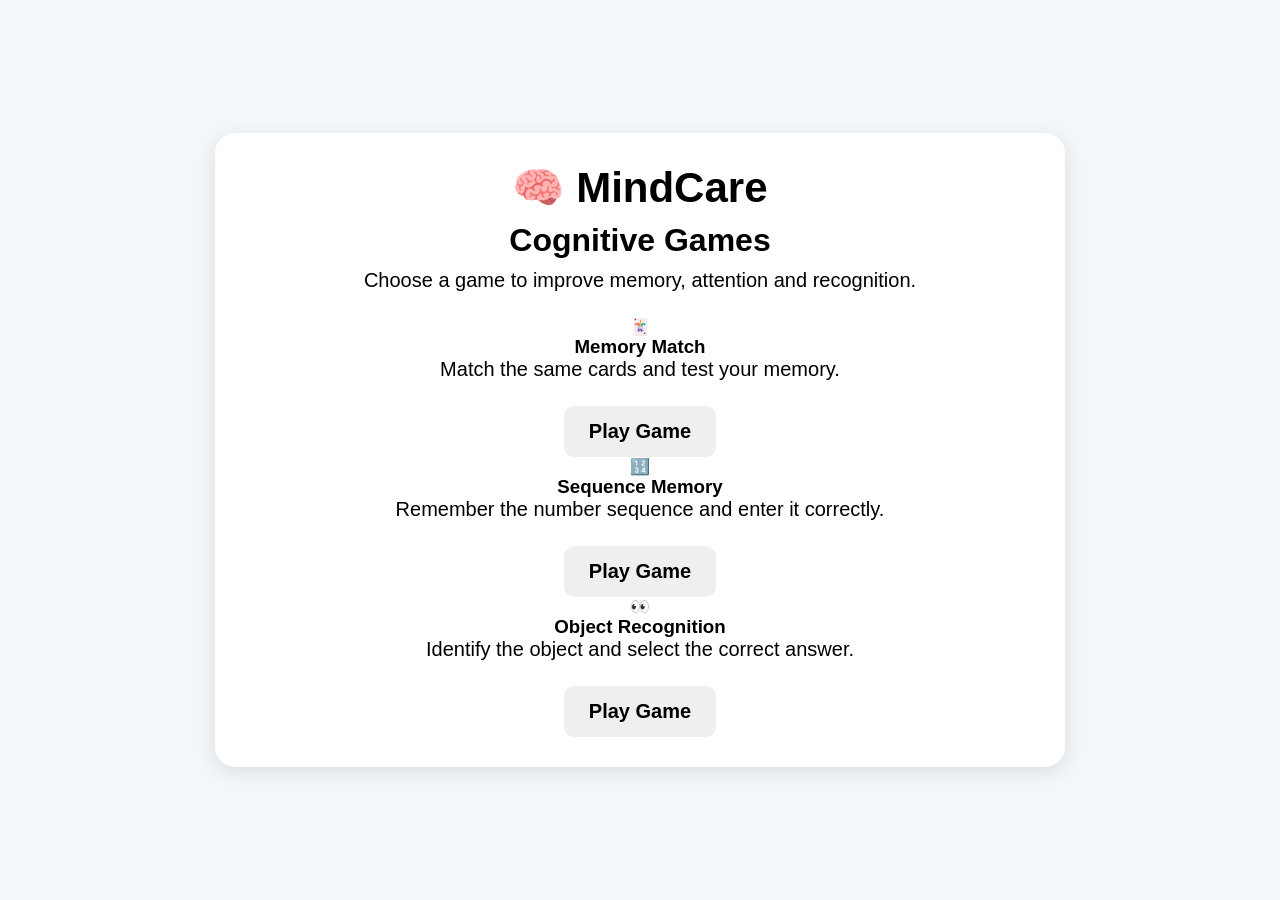
<file: index.html>
<!DOCTYPE html>
<html lang="en">

<head>

    <meta charset="UTF-8">

    <meta name="viewport"
          content="width=device-width, initial-scale=1.0">

    <title>MindCare - Cognitive Games</title>

    <link rel="stylesheet" href="style.css">

</head>

<body>

    <div class="container">

        <h1>🧠 MindCare</h1>

        <h2>Cognitive Games</h2>

        <p>
            Choose a game to improve memory,
            attention and recognition.
        </p>


        <!-- GAME CARDS -->

        <div class="game-selection">


            <!-- MEMORY MATCH -->

            <div class="game-card">

                <div class="game-icon">
                    🃏
                </div>

                <h3>
                    Memory Match
                </h3>

                <p>
                    Match the same cards
                    and test your memory.
                </p>

                <button
                    onclick="openGame('memory')">

                    Play Game

                </button>

            </div>


            <!-- SEQUENCE MEMORY -->

            <div class="game-card">

                <div class="game-icon">
                    🔢
                </div>

                <h3>
                    Sequence Memory
                </h3>

                <p>
                    Remember the number sequence
                    and enter it correctly.
                </p>

                <button
                    onclick="openGame('sequence')">

                    Play Game

                </button>

            </div>


            <!-- OBJECT RECOGNITION -->

            <div class="game-card">

                <div class="game-icon">
                    👀
                </div>

                <h3>
                    Object Recognition
                </h3>

                <p>
                    Identify the object and
                    select the correct answer.
                </p>

                <button
                    onclick="openGame('object')">

                    Play Game

                </button>

            </div>


        </div>

    </div>


    <script src="script.js"></script>

</body>

</html>
</file>
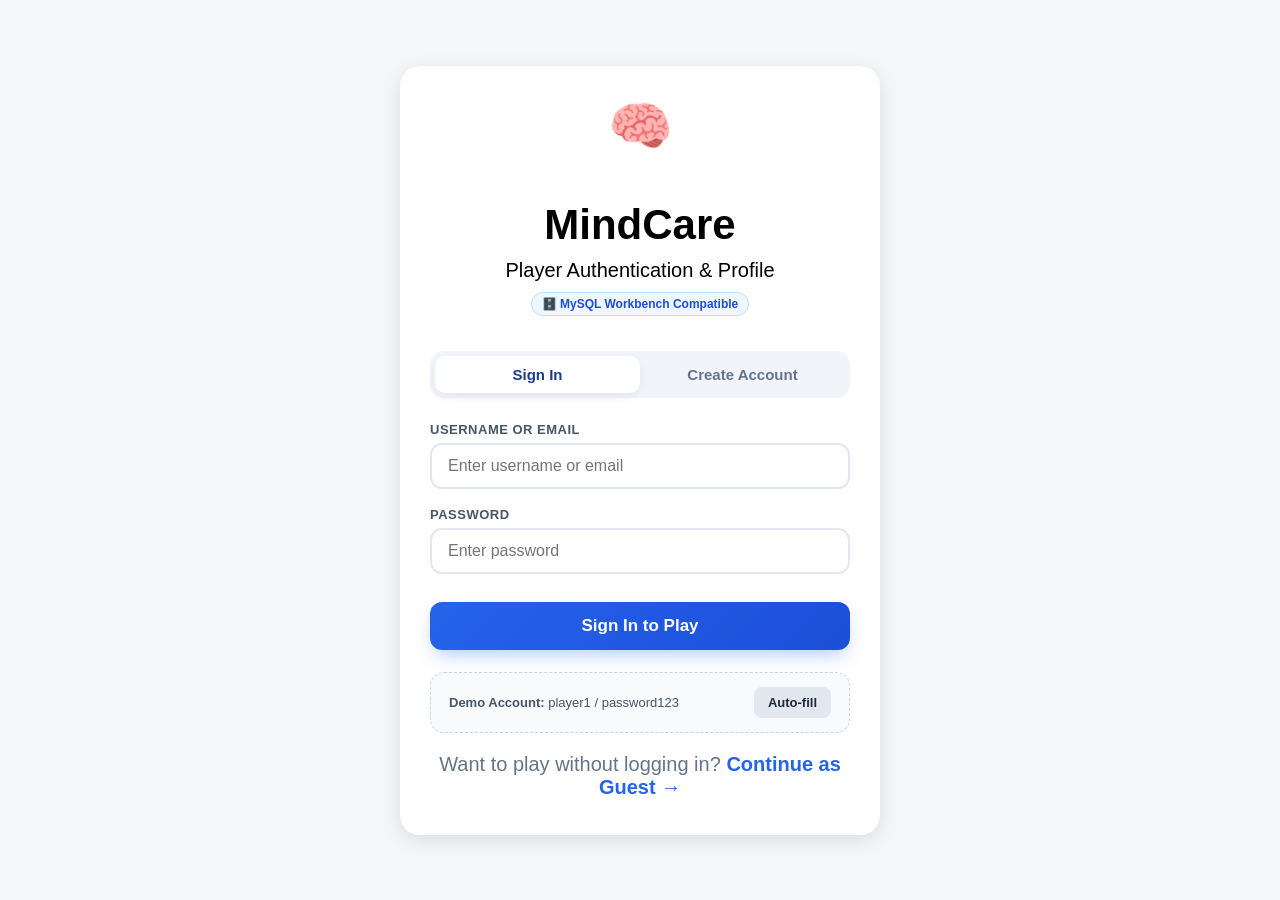
<file: login.html>
<!DOCTYPE html>
<html lang="en">

<head>
    <meta charset="UTF-8">
    <meta name="viewport" content="width=device-width, initial-scale=1.0">
    <title>MindCare - Login & Registration</title>
    <link rel="stylesheet" href="style.css">
    <style>
        .auth-card {
            max-width: 480px;
            margin: 0 auto;
            text-align: left;
        }

        .auth-tabs {
            display: flex;
            background: #f1f5f9;
            padding: 5px;
            border-radius: 14px;
            margin-bottom: 24px;
        }

        .auth-tab {
            flex: 1;
            text-align: center;
            padding: 10px 16px;
            font-size: 15px;
            font-weight: 700;
            color: #64748b;
            background: transparent;
            border-radius: 10px;
            cursor: pointer;
            transition: all 0.25s ease;
            box-shadow: none;
        }

        .auth-tab.active {
            background: #ffffff;
            color: #1e3a8a;
            box-shadow: 0 4px 12px rgba(0, 0, 0, 0.06);
        }

        .form-group {
            margin-bottom: 18px;
        }

        .form-group label {
            display: block;
            font-size: 13px;
            font-weight: 700;
            text-transform: uppercase;
            letter-spacing: 0.5px;
            color: #475569;
            margin-bottom: 6px;
        }

        .form-control {
            width: 100%;
            padding: 12px 16px;
            font-size: 16px;
            font-family: inherit;
            color: #0f172a;
            background: #ffffff;
            border: 2px solid #e2e8f0;
            border-radius: 12px;
            outline: none;
            transition: all 0.2s ease;
        }

        .form-control:focus {
            border-color: #3b82f6;
            box-shadow: 0 0 0 3px rgba(59, 130, 246, 0.15);
        }

        .form-row {
            display: flex;
            gap: 12px;
        }

        .form-row .form-group {
            flex: 1;
        }

        .auth-submit-btn {
            width: 100%;
            padding: 14px;
            font-size: 17px;
            font-weight: 700;
            margin-top: 10px;
            background: linear-gradient(135deg, #2563eb 0%, #1d4ed8 100%);
            color: white;
            border-radius: 12px;
            box-shadow: 0 8px 18px -4px rgba(37, 99, 235, 0.35);
        }

        .auth-submit-btn:hover {
            background: linear-gradient(135deg, #1d4ed8 0%, #1e40af 100%);
        }

        .quick-demo-box {
            background: #f8fafc;
            border: 1.5px dashed #cbd5e1;
            border-radius: 14px;
            padding: 14px 18px;
            margin-top: 22px;
            font-size: 13px;
            color: #475569;
            display: flex;
            justify-content: space-between;
            align-items: center;
        }

        .quick-demo-btn {
            padding: 8px 14px;
            font-size: 13px;
            font-weight: 700;
            background: #e2e8f0;
            color: #1e293b;
            border-radius: 8px;
            cursor: pointer;
            box-shadow: none;
        }

        .quick-demo-btn:hover {
            background: #cbd5e1;
            transform: none;
        }

        .auth-footer {
            margin-top: 20px;
            text-align: center;
            font-size: 14px;
            color: #64748b;
        }

        .auth-footer a {
            color: #2563eb;
            text-decoration: none;
            font-weight: 700;
        }

        .auth-footer a:hover {
            text-decoration: underline;
        }

        .alert-box {
            display: none;
            padding: 12px 16px;
            border-radius: 12px;
            font-size: 14px;
            font-weight: 600;
            margin-bottom: 18px;
        }

        .alert-error {
            background: #fee2e2;
            color: #b91c1c;
            border: 1px solid #fca5a5;
        }

        .alert-success {
            background: #dcfce7;
            color: #15803d;
            border: 1px solid #86efac;
        }

        .db-badge {
            display: inline-flex;
            align-items: center;
            gap: 6px;
            padding: 4px 10px;
            background: #eff6ff;
            color: #1d4ed8;
            border: 1px solid #bfdbfe;
            border-radius: 20px;
            font-size: 12px;
            font-weight: 700;
            margin-bottom: 15px;
        }
    </style>
</head>

<body>

    <div class="container auth-card">

        <div style="text-align: center; margin-bottom: 20px;">
            <div class="game-icon" style="margin: 0 auto 15px auto; width: 90px; height: 90px; font-size: 52px;">
                🧠
            </div>
            <h1>MindCare</h1>
            <p style="margin-bottom: 10px;">Player Authentication & Profile</p>
            <span class="db-badge">🗄️ MySQL Workbench Compatible</span>
        </div>

        <div id="alertBox" class="alert-box"></div>

        <!-- TABS -->
        <div class="auth-tabs">
            <button class="auth-tab active" id="tabLogin" onclick="switchTab('login')">
                Sign In
            </button>
            <button class="auth-tab" id="tabRegister" onclick="switchTab('register')">
                Create Account
            </button>
        </div>

        <!-- LOGIN FORM -->
        <form id="loginForm" onsubmit="handleLogin(event)">
            <div class="form-group">
                <label for="loginUsername">Username or Email</label>
                <input type="text" id="loginUsername" class="form-control" placeholder="Enter username or email" required autocomplete="username">
            </div>

            <div class="form-group">
                <label for="loginPassword">Password</label>
                <input type="password" id="loginPassword" class="form-control" placeholder="Enter password" required autocomplete="current-password">
            </div>

            <button type="submit" class="auth-submit-btn" id="btnLogin">
                Sign In to Play
            </button>

            <!-- Quick Demo Credentials Box -->
            <div class="quick-demo-box">
                <div>
                    <strong>Demo Account:</strong> player1 / password123
                </div>
                <button type="button" class="quick-demo-btn" onclick="fillDemoCredentials()">
                    Auto-fill
                </button>
            </div>
        </form>

        <!-- REGISTER FORM -->
        <form id="registerForm" onsubmit="handleRegister(event)" style="display: none;">
            <div class="form-group">
                <label for="regFullName">Full Name</label>
                <input type="text" id="regFullName" class="form-control" placeholder="e.g. John Doe" required>
            </div>

            <div class="form-row">
                <div class="form-group">
                    <label for="regUsername">Username</label>
                    <input type="text" id="regUsername" class="form-control" placeholder="username" required autocomplete="username">
                </div>

                <div class="form-group">
                    <label for="regAge">Age</label>
                    <input type="number" id="regAge" class="form-control" placeholder="e.g. 65" min="1" max="120" value="65">
                </div>
            </div>

            <div class="form-group">
                <label for="regEmail">Email Address</label>
                <input type="email" id="regEmail" class="form-control" placeholder="user@example.com" required autocomplete="email">
            </div>

            <div class="form-row">
                <div class="form-group">
                    <label for="regPassword">Password</label>
                    <input type="password" id="regPassword" class="form-control" placeholder="Min 6 characters" minlength="6" required autocomplete="new-password">
                </div>

                <div class="form-group">
                    <label for="regGender">Gender</label>
                    <select id="regGender" class="form-control" style="cursor: pointer;">
                        <option value="Male">Male</option>
                        <option value="Female">Female</option>
                        <option value="Other" selected>Other</option>
                    </select>
                </div>
            </div>

            <button type="submit" class="auth-submit-btn" id="btnRegister">
                Create Account & Play
            </button>
        </form>

        <!-- FOOTER LINKS -->
        <div class="auth-footer">
            <p style="margin-bottom: 6px;">
                Want to play without logging in?
                <a href="index.html">Continue as Guest &rarr;</a>
            </p>
        </div>

    </div>

    <script>
        const API_BASE = "http://127.0.0.1:5000";

        function switchTab(tab) {
            const loginForm = document.getElementById("loginForm");
            const regForm = document.getElementById("registerForm");
            const tabLogin = document.getElementById("tabLogin");
            const tabRegister = document.getElementById("tabRegister");
            const alertBox = document.getElementById("alertBox");

            alertBox.style.display = "none";

            if (tab === "login") {
                loginForm.style.display = "block";
                regForm.style.display = "none";
                tabLogin.classList.add("active");
                tabRegister.classList.remove("active");
            } else {
                loginForm.style.display = "none";
                regForm.style.display = "block";
                tabLogin.classList.remove("active");
                tabRegister.classList.add("active");
            }
        }

        function showAlert(msg, isError = true) {
            const box = document.getElementById("alertBox");
            box.textContent = msg;
            box.className = "alert-box " + (isError ? "alert-error" : "alert-success");
            box.style.display = "block";
        }

        function fillDemoCredentials() {
            document.getElementById("loginUsername").value = "player1";
            document.getElementById("loginPassword").value = "password123";
        }

        async function handleLogin(e) {
            e.preventDefault();
            const usernameOrEmail = document.getElementById("loginUsername").value.trim();
            const password = document.getElementById("loginPassword").value;
            const btn = document.getElementById("btnLogin");

            btn.disabled = true;
            btn.textContent = "Signing In...";

            try {
                const res = await fetch(`${API_BASE}/api/auth/login`, {
                    method: "POST",
                    headers: { "Content-Type": "application/json" },
                    body: JSON.stringify({
                        username_or_email: usernameOrEmail,
                        password: password
                    })
                });

                const data = await res.json();

                if (res.ok && data.status === "success") {
                    showAlert("Login successful! Redirecting...", false);
                    localStorage.setItem("mindcare_user", JSON.stringify(data.user));
                    setTimeout(() => {
                        window.location.href = "index.html";
                    }, 800);
                } else {
                    showAlert(data.error || "Login failed. Please check credentials.");
                    btn.disabled = false;
                    btn.textContent = "Sign In to Play";
                }
            } catch (err) {
                showAlert("Cannot connect to backend server. Make sure Flask is running.");
                btn.disabled = false;
                btn.textContent = "Sign In to Play";
            }
        }

        async function handleRegister(e) {
            e.preventDefault();
            const fullName = document.getElementById("regFullName").value.trim();
            const username = document.getElementById("regUsername").value.trim();
            const email = document.getElementById("regEmail").value.trim();
            const password = document.getElementById("regPassword").value;
            const age = parseInt(document.getElementById("regAge").value) || 0;
            const gender = document.getElementById("regGender").value;
            const btn = document.getElementById("btnRegister");

            btn.disabled = true;
            btn.textContent = "Creating Account...";

            try {
                const res = await fetch(`${API_BASE}/api/auth/register`, {
                    method: "POST",
                    headers: { "Content-Type": "application/json" },
                    body: JSON.stringify({
                        full_name: fullName,
                        username: username,
                        email: email,
                        password: password,
                        age: age,
                        gender: gender
                    })
                });

                const data = await res.json();

                if (res.ok && data.status === "success") {
                    showAlert("Account created! Redirecting...", false);
                    localStorage.setItem("mindcare_user", JSON.stringify(data.user));
                    setTimeout(() => {
                        window.location.href = "index.html";
                    }, 800);
                } else {
                    showAlert(data.error || "Registration failed.");
                    btn.disabled = false;
                    btn.textContent = "Create Account & Play";
                }
            } catch (err) {
                showAlert("Cannot connect to backend server.");
                btn.disabled = false;
                btn.textContent = "Create Account & Play";
            }
        }

        // Check if user already logged in
        window.addEventListener("DOMContentLoaded", () => {
            const saved = localStorage.getItem("mindcare_user");
            if (saved) {
                try {
                    const user = JSON.parse(saved);
                    if (user && user.username) {
                        showAlert(`Already logged in as ${user.full_name || user.username}. Redirecting...`, false);
                        setTimeout(() => { window.location.href = "index.html"; }, 1000);
                    }
                } catch(e) {}
            }
        });
    </script>

</body>

</html>
</file>
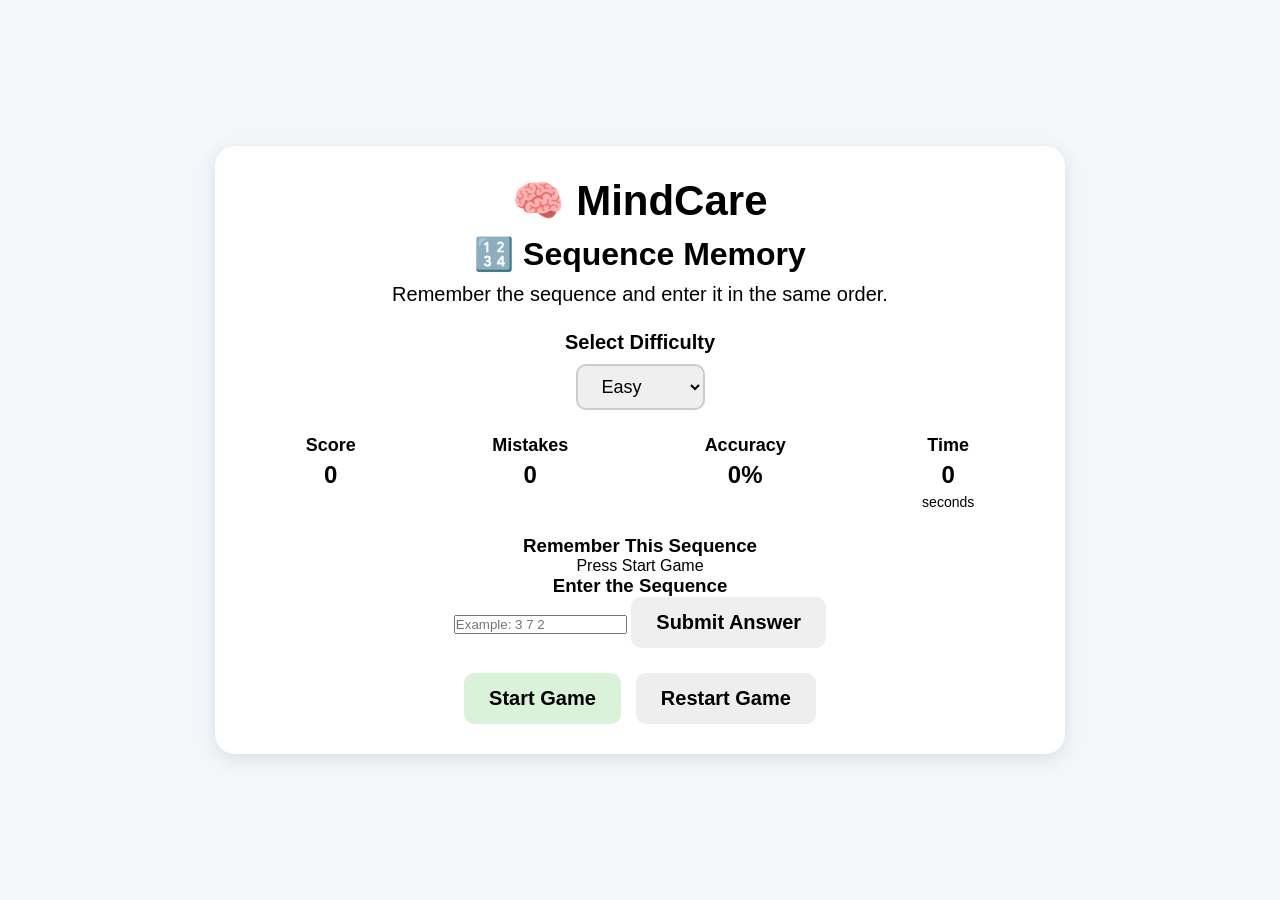
<file: games folder/sequence.html>
<!DOCTYPE html>
<html lang="en">

<head>
    <meta charset="UTF-8">

    <meta name="viewport"
          content="width=device-width, initial-scale=1.0">

    <title>MindCare - Sequence Memory</title>

    <link rel="stylesheet" href="../style.css">
</head>

<body>

    <div class="container">

        <h1>🧠 MindCare</h1>

        <h2>🔢 Sequence Memory</h2>

        <p>
            Remember the sequence and enter it in the same order.
        </p>


        <!-- Difficulty -->

        <div class="difficulty-section">

            <label for="difficulty">
                Select Difficulty
            </label>

            <select id="difficulty">

                <option value="easy">
                    Easy
                </option>

                <option value="medium">
                    Medium
                </option>

                <option value="hard">
                    Hard
                </option>

            </select>

        </div>


        <!-- Game Information -->

        <div class="game-info">

            <div>
                <strong>Score</strong>
                <span id="score">0</span>
            </div>

            <div>
                <strong>Mistakes</strong>
                <span id="mistakes">0</span>
            </div>

            <div>
                <strong>Accuracy</strong>
                <span id="accuracy">0%</span>
            </div>

            <div>
                <strong>Time</strong>
                <span id="timer">0</span>
                <small>seconds</small>
            </div>

        </div>


        <!-- Sequence Display -->

        <div id="sequenceArea">

            <h3>Remember This Sequence</h3>

            <div id="sequenceDisplay">
                Press Start Game
            </div>

        </div>


        <!-- User Input -->

        <div id="inputArea">

            <h3>Enter the Sequence</h3>

            <input
                type="text"
                id="sequenceInput"
                placeholder="Example: 3 7 2"
                autocomplete="off"
            >

            <button id="submitBtn">
                Submit Answer
            </button>

        </div>


        <!-- Buttons -->

        <div class="buttons">

            <button id="startBtn">
                Start Game
            </button>

            <button id="restartBtn">
                Restart Game
            </button>

        </div>

    </div>


    <script src="sequence.js"></script>

</body>

</html>
</file>
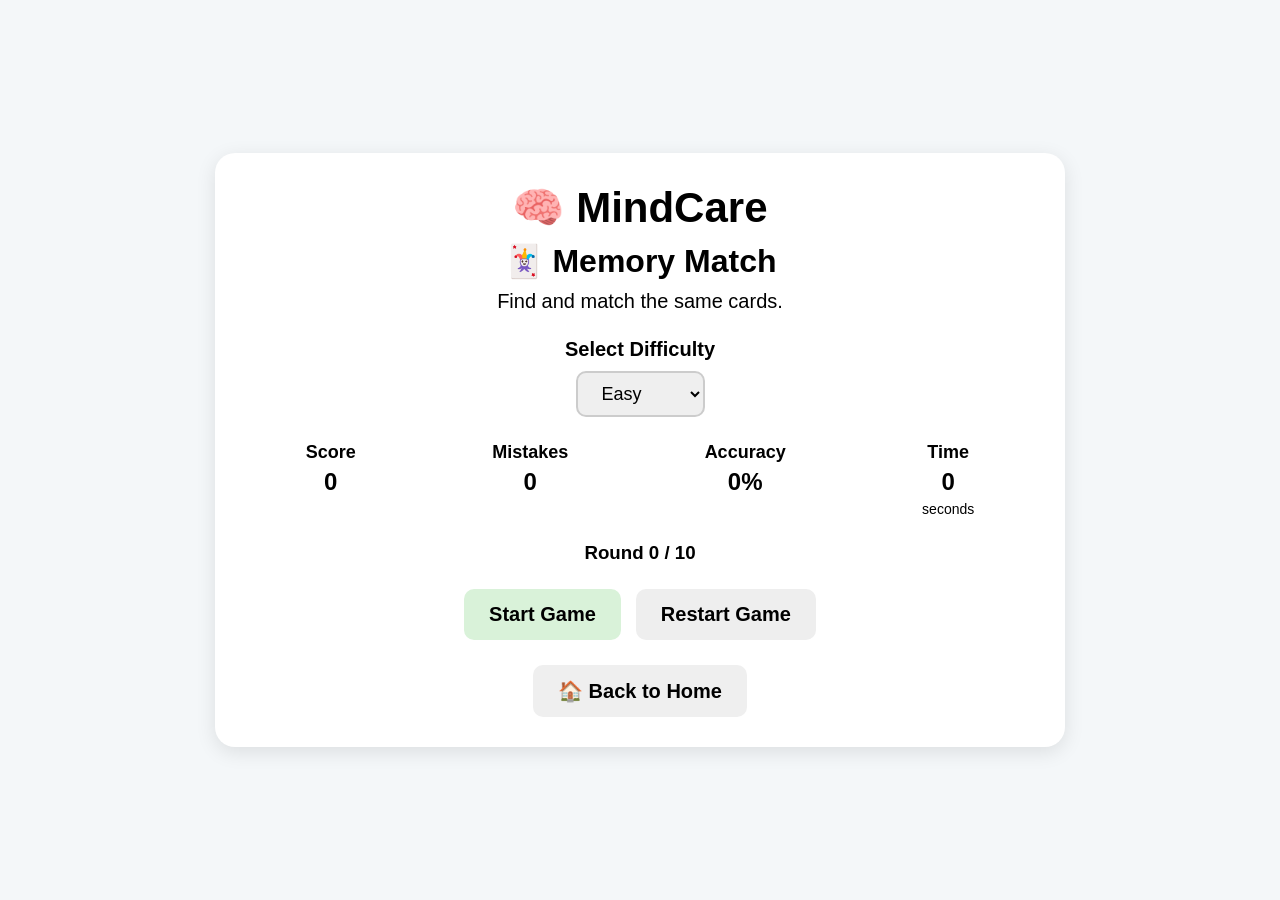
<file: games/memory.html>
<!DOCTYPE html>
<html lang="en">

<head>

    <meta charset="UTF-8">

    <meta name="viewport"
          content="width=device-width, initial-scale=1.0">

    <title>MindCare - Memory Match</title>

    <link rel="stylesheet" href="../style.css">

</head>

<body>

    <div class="container">

        <h1>🧠 MindCare</h1>

        <h2>🃏 Memory Match</h2>

        <p>
            Find and match the same cards.
        </p>


        <!-- Difficulty -->

        <div class="difficulty-section">

            <label for="difficulty">
                Select Difficulty
            </label>

            <select id="difficulty">

                <option value="easy">
                    Easy
                </option>

                <option value="medium">
                    Medium
                </option>

                <option value="hard">
                    Hard
                </option>

            </select>

        </div>


        <!-- Game Information -->

        <div class="game-info">

            <div>

                <strong>Score</strong>

                <span id="score">
                    0
                </span>

            </div>


            <div>

                <strong>Mistakes</strong>

                <span id="mistakes">
                    0
                </span>

            </div>


            <div>

                <strong>Accuracy</strong>

                <span id="accuracy">
                    0%
                </span>

            </div>


            <div>

                <strong>Time</strong>

                <span id="timer">
                    0
                </span>

                <small>
                    seconds
                </small>

            </div>

        </div>


        <!-- Round -->

        <h3 id="roundDisplay">
            Round 0 / 10
        </h3>


        <!-- Cards -->

        <div id="gameBoard">
        </div>


        <!-- Buttons -->

        <div class="buttons">

            <button id="startBtn">
                Start Game
            </button>

            <button id="restartBtn">
                Restart Game
            </button>

        </div>


        <!-- Back Home -->

        <div class="buttons">

            <button
                onclick="window.location.href='../index.html'">

                🏠 Back to Home

            </button>

        </div>

    </div>


    <script src="memory.js"></script>

</body>

</html>
</file>
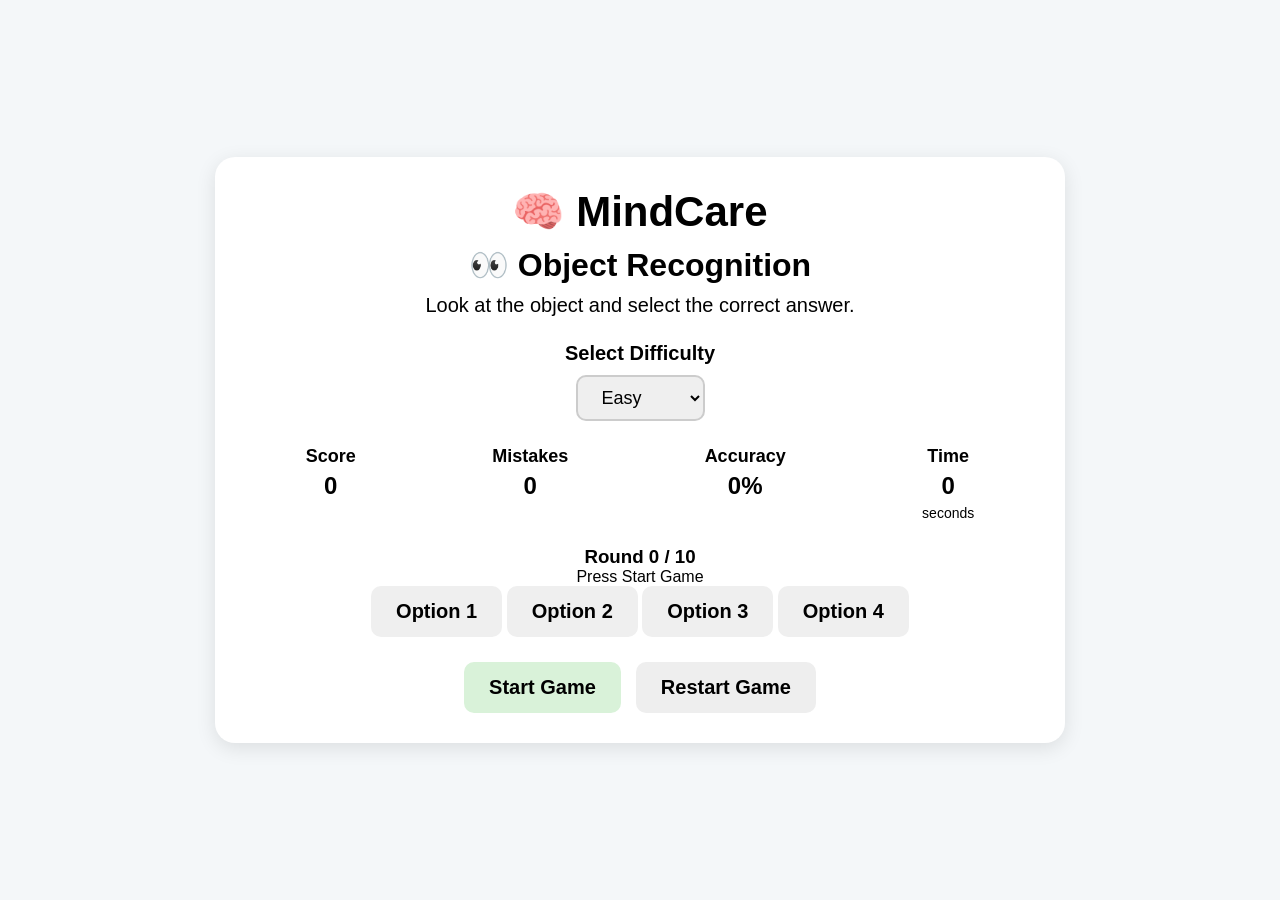
<file: games/object.html>
<!DOCTYPE html>
<html lang="en">

<head>

    <meta charset="UTF-8">

    <meta name="viewport"
          content="width=device-width, initial-scale=1.0">

    <title>MindCare - Object Recognition</title>

    <link rel="stylesheet" href="../style.css">

</head>

<body>

    <div class="container">

        <h1>🧠 MindCare</h1>

        <h2>👀 Object Recognition</h2>

        <p>
            Look at the object and select the correct answer.
        </p>


        <!-- Difficulty -->

        <div class="difficulty-section">

            <label for="difficulty">
                Select Difficulty
            </label>

            <select id="difficulty">

                <option value="easy">
                    Easy
                </option>

                <option value="medium">
                    Medium
                </option>

                <option value="hard">
                    Hard
                </option>

            </select>

        </div>


        <!-- Game Information -->

        <div class="game-info">

            <div>

                <strong>Score</strong>

                <span id="score">
                    0
                </span>

            </div>


            <div>

                <strong>Mistakes</strong>

                <span id="mistakes">
                    0
                </span>

            </div>


            <div>

                <strong>Accuracy</strong>

                <span id="accuracy">
                    0%
                </span>

            </div>


            <div>

                <strong>Time</strong>

                <span id="timer">
                    0
                </span>

                <small>
                    seconds
                </small>

            </div>

        </div>


        <!-- Round -->

        <h3 id="roundDisplay">
            Round 0 / 10
        </h3>


        <!-- Object -->

        <div id="objectArea">

            <div id="objectDisplay">
                Press Start Game
            </div>

        </div>


        <!-- Options -->

        <div id="optionsArea">

            <button class="option-btn"
                    id="option1">
                Option 1
            </button>

            <button class="option-btn"
                    id="option2">
                Option 2
            </button>

            <button class="option-btn"
                    id="option3">
                Option 3
            </button>

            <button class="option-btn"
                    id="option4">
                Option 4
            </button>

        </div>


        <!-- Buttons -->

        <div class="buttons">

            <button id="startBtn">
                Start Game
            </button>

            <button id="restartBtn">
                Restart Game
            </button>

        </div>

    </div>


    <script src="object.js"></script>

</body>

</html>
</file>
<file: style.css>
* {
    box-sizing: border-box;
    margin: 0;
    padding: 0;
}


body {
    font-family: Arial, sans-serif;

    background: #f4f7f9;

    min-height: 100vh;

    display: flex;

    justify-content: center;

    align-items: center;

    padding: 20px;
}


.container {
    width: 95%;

    max-width: 850px;

    text-align: center;

    background: white;

    padding: 30px;

    border-radius: 20px;

    box-shadow: 0 5px 20px rgba(0, 0, 0, 0.1);
}


h1 {
    font-size: 42px;

    margin-bottom: 10px;
}


h2 {
    font-size: 32px;

    margin-bottom: 10px;
}


p {
    font-size: 20px;

    margin-bottom: 25px;
}


/* Difficulty */

.difficulty-section {
    margin-bottom: 25px;
}


.difficulty-section label {
    display: block;

    font-size: 20px;

    font-weight: bold;

    margin-bottom: 10px;
}


#difficulty {
    padding: 10px 20px;

    font-size: 18px;

    border: 2px solid #ccc;

    border-radius: 10px;

    cursor: pointer;
}


/* Game Information */

.game-info {
    display: flex;

    justify-content: space-around;

    gap: 15px;

    margin-bottom: 25px;

    font-size: 18px;
}


.game-info div {
    display: flex;

    flex-direction: column;

    gap: 5px;
}


.game-info span {
    font-size: 24px;

    font-weight: bold;
}


.game-info small {
    font-size: 14px;
}


/* Game Board */

.game-board {
    display: grid;

    grid-template-columns: repeat(4, 1fr);

    gap: 12px;

    max-width: 600px;

    margin: auto;
}


/* Cards */

.card {
    height: 100px;

    background: #ddd;

    border-radius: 12px;

    display: flex;

    justify-content: center;

    align-items: center;

    font-size: 40px;

    cursor: pointer;

    user-select: none;

    transition: transform 0.2s;
}


.card:hover {
    transform: scale(1.03);
}


.card.flipped,
.card.matched {
    background: white;
}


/* Buttons */

.buttons {
    display: flex;

    justify-content: center;

    gap: 15px;

    margin-top: 25px;
}


button {
    padding: 14px 25px;

    font-size: 20px;

    font-weight: bold;

    border: none;

    border-radius: 10px;

    cursor: pointer;
}


#startBtn {
    background: #d9f2d9;
}


#restartBtn {
    background: #eeeeee;
}


/* Medium Board */

.game-board.medium {
    grid-template-columns: repeat(4, 1fr);
}


/* Hard Board */

.game-board.hard {
    grid-template-columns: repeat(4, 1fr);
}


/* Mobile */

@media (max-width: 600px) {

    .container {
        padding: 20px;
    }

    h1 {
        font-size: 34px;
    }

    h2 {
        font-size: 26px;
    }

    .game-info {
        flex-wrap: wrap;
    }

    .card {
        height: 75px;

        font-size: 30px;
    }

}
</file>
